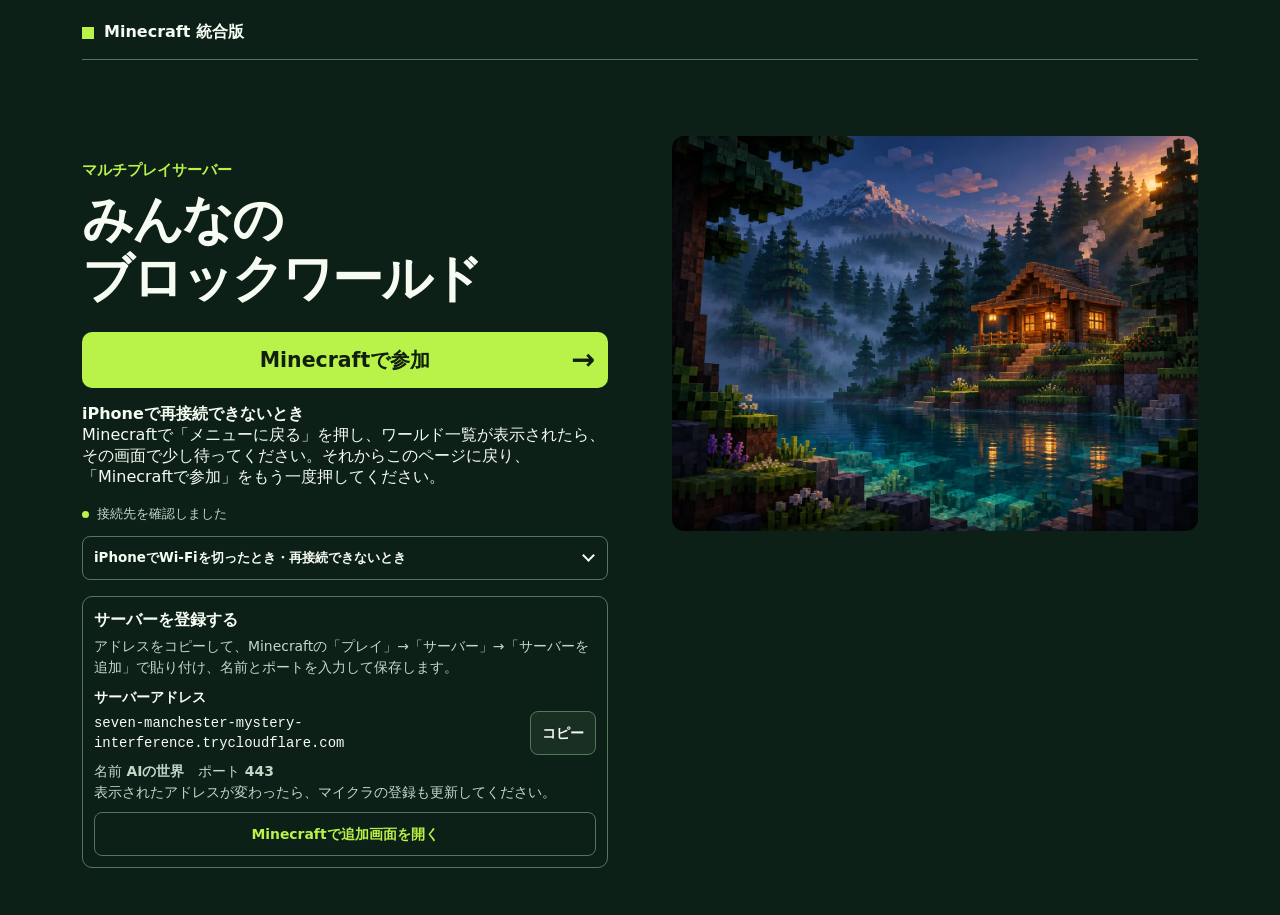
<file: index.html>
<!doctype html>
<html lang="ja">
<head>
  <meta charset="utf-8">
  <meta name="viewport" content="width=device-width, initial-scale=1, viewport-fit=cover">
  <meta name="referrer" content="no-referrer">
  <meta name="theme-color" content="#0c2018">
  <meta name="description" content="みんなのブロックワールドはMinecraft統合版のマルチプレイサーバーです。">
  <title>みんなのブロックワールド｜Minecraft統合版サーバー</title>
  <link rel="icon" href="./icon.svg" type="image/svg+xml">
  <link rel="apple-touch-icon" href="./apple-touch-icon.png">
  <link rel="manifest" href="./manifest.webmanifest">
  <link rel="stylesheet" href="./style.css?v=7">
  <script type="module" src="./connection.mjs?v=8"></script>
</head>
<body>
  <main class="page">
    <header class="brand"><span aria-hidden="true"></span>Minecraft 統合版</header>
    <div class="hero">
      <section class="content" aria-labelledby="title">
        <p class="edition">マルチプレイサーバー</p>
        <h1 id="title">みんなの<br>ブロックワールド</h1>
        <a id="play" class="play" role="link" aria-disabled="true" aria-describedby="status reconnect-help">
          <span>Minecraftで参加</span><span class="arrow" aria-hidden="true">→</span>
        </a>
        <p id="reconnect-help"><strong>iPhoneで再接続できないとき</strong><br>Minecraftで「メニューに戻る」を押し、ワールド一覧が表示されたら、その画面で少し待ってください。それからこのページに戻り、「Minecraftで参加」をもう一度押してください。</p>
        <p id="status" class="status" role="status">接続先を確認しています…</p>
        <button id="retry" class="retry" type="button" hidden>接続先を更新</button>
        <details>
          <summary>iPhoneでWi-Fiを切ったとき・再接続できないとき</summary>
          <div class="help">
            <p>モバイル回線では、上の「Minecraftで参加」を押してください。</p>
            <p>「ゲームに再接続中」で止まっている場合は、「キャンセル」を押すとメニューに戻れます。</p>
            <p>入り直しても失敗するときは、Minecraftの「プレイ」から端末内のワールドを1つ開き、「保存して終了」で閉じてから、このページの「Minecraftで参加」を押してください。端末内にワールドがなければ、Minecraftをいったん終了してから参加を試してください。</p>
          </div>
        </details>
        <section class="registration" aria-labelledby="registration-title">
          <h2 id="registration-title">サーバーを登録する</h2>
          <p>アドレスをコピーして、Minecraftの「プレイ」→「サーバー」→「サーバーを追加」で貼り付け、名前とポートを入力して保存します。</p>
          <div class="address">
            <strong>サーバーアドレス</strong>
            <code id="address">確認中…</code>
            <button id="copy" type="button" aria-label="サーバーアドレスをコピー" disabled>コピー</button>
          </div>
          <p>名前 <strong>AIの世界</strong>　ポート <strong>443</strong></p>
          <p>表示されたアドレスが変わったら、マイクラの登録も更新してください。</p>
          <a id="register" class="register" role="link" aria-disabled="true">Minecraftで追加画面を開く</a>
        </section>
      </section>
      <div class="world" aria-hidden="true"><img src="./woodland.webp" width="1280" height="960" alt=""></div>
    </div>
  </main>
</body>
</html>
</file>
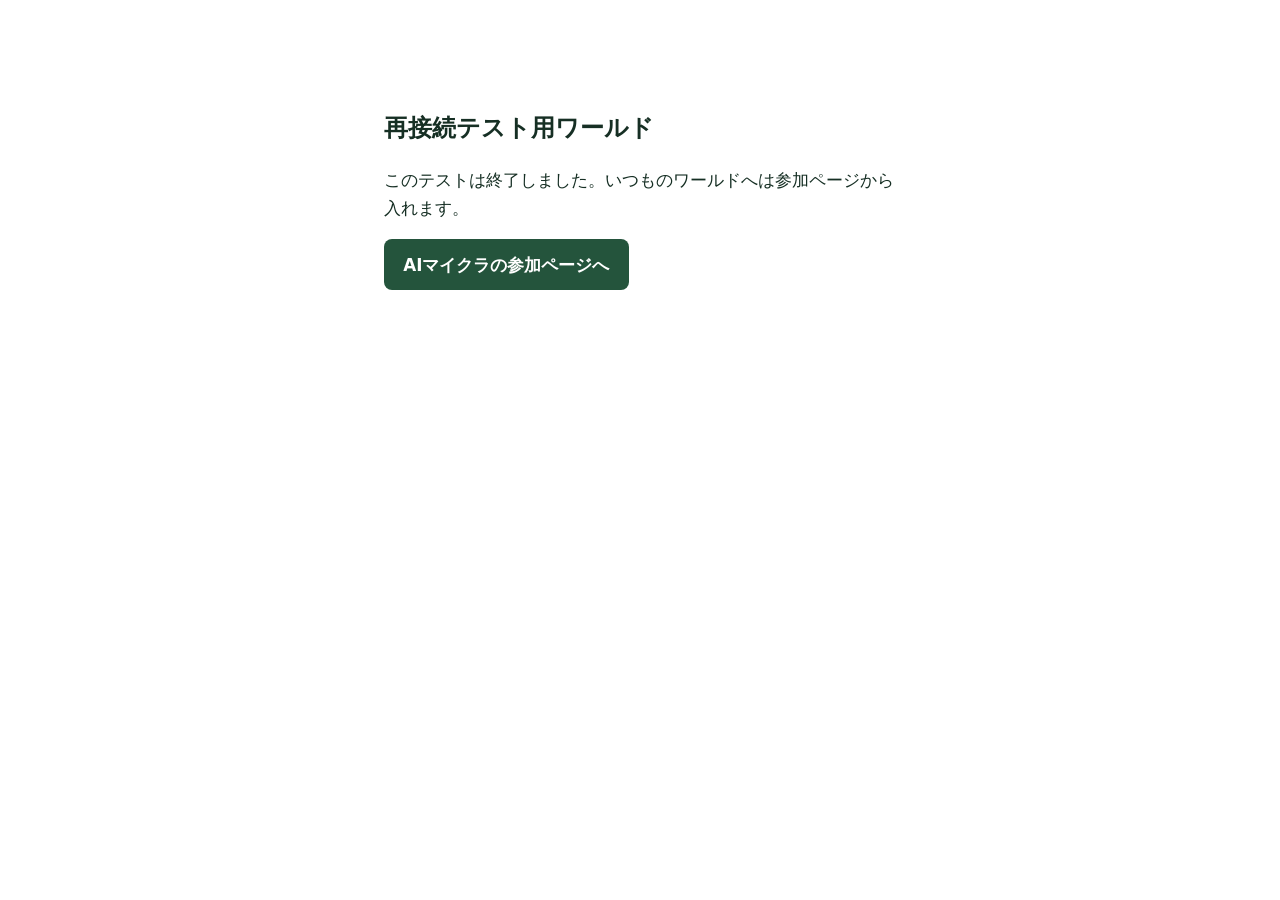
<file: relay-test.html>
<!doctype html>
<html lang="ja">
<head>
  <meta charset="utf-8">
  <meta name="referrer" content="no-referrer">
  <meta name="robots" content="noindex, nofollow">
  <meta name="viewport" content="width=device-width, initial-scale=1">
  <title>再接続テスト用ワールド | AIマイクラ</title>
  <style>
    body { max-width: 32rem; margin: 12vh auto; padding: 0 1.3rem; font: 1.05rem/1.7 system-ui, sans-serif; color: #162f24; }
    h1 { font-size: 1.5rem; }
    .join { display: inline-block; padding: .7rem 1.2rem; border-radius: .5rem; background: #24543c; color: white; font-weight: 700; text-decoration: none; }
    details { margin-top: 1.5rem; }
  </style>
</head>
<body>
  <h1>再接続テスト用ワールド</h1>
  <p>このテストは終了しました。いつものワールドへは参加ページから入れます。</p>
  <a class="join" href="./" rel="noreferrer">AIマイクラの参加ページへ</a>
</body>
</html>
</file>
<file: style.css>
:root {
  color-scheme: dark;
  font-family: system-ui, "Hiragino Sans", Meiryo, sans-serif;
  color: #f7fcf2;
  background: #0c2018;
  --accent: #b9f248;
  --muted: #c4d7c8;
  --line: #53785d;
}
* { box-sizing: border-box; }
body { margin: 0; }
button, a { font: inherit; }
:focus-visible { outline: 3px solid #efffc5; outline-offset: 4px; }
.page {
  max-width: 1160px;
  margin-inline: auto;
  padding: max(22px, env(safe-area-inset-top)) max(22px, env(safe-area-inset-right))
    max(22px, env(safe-area-inset-bottom)) max(22px, env(safe-area-inset-left));
}
.brand { display: flex; align-items: center; gap: 10px; padding-bottom: 16px; border-bottom: 1px solid var(--line); font-weight: 750; }
.brand span { flex: 0 0 12px; height: 12px; background: var(--accent); }
.hero { display: grid; gap: 18px; padding-top: 24px; }
.content { min-width: 0; }
.edition { margin: 0 0 10px; color: var(--accent); font-size: .92rem; font-weight: 750; }
h1 { margin: 0 0 23px; font-size: clamp(1.55rem, 8vw, 3.25rem); font-weight: 850; line-height: 1.16; letter-spacing: -.04em; }
.play {
  position: relative;
  display: flex;
  align-items: center;
  justify-content: center;
  min-height: 56px;
  padding: 10px 34px;
  border-radius: 10px;
  background: var(--accent);
  color: #10200d;
  font-size: clamp(1rem, 4.5vw, 1.28rem);
  font-weight: 850;
  text-align: center;
  text-decoration: none;
}
.play[href]:hover { background: #d0ff76; }
.play[aria-disabled="true"] { background: #91ac67; }
.arrow { position: absolute; inset-inline-end: 13px; font-size: 1.4em; line-height: 1; }
.status { display: flex; align-items: baseline; gap: 8px; min-height: 1.4em; margin: 9px 0 0; color: var(--muted); font-size: .82rem; line-height: 1.45; }
.status::before { flex: 0 0 7px; height: 7px; border-radius: 50%; background: currentColor; content: ""; }
.status.ready::before { color: var(--accent); }
.status.error { color: #ffb6a0; }
button, summary, .register { min-height: 44px; border: 1px solid var(--line); border-radius: 8px; padding: 8px 11px; color: inherit; font-weight: 700; cursor: pointer; }
button { background: #192f22; }
button:disabled, .register[aria-disabled="true"] { opacity: .64; cursor: default; }
.retry { margin-top: 8px; }
details { margin-top: 13px; }
summary { display: flex; align-items: center; justify-content: space-between; gap: 8px; list-style: none; font-size: .84rem; }
summary::-webkit-details-marker { display: none; }
summary::after { flex: 0 0 7px; height: 7px; margin: -4px 3px 0 0; border: solid currentColor; border-width: 0 2px 2px 0; transform: rotate(45deg); content: ""; }
details[open] summary::after { transform: rotate(225deg); margin-top: 4px; }
.help { color: var(--muted); font-size: .87rem; line-height: 1.65; }
.registration { margin-top: 16px; padding: 11px; border: 1px solid var(--line); border-radius: 10px; font-size: .87rem; line-height: 1.5; }
.registration h2 { margin: 0 0 4px; font-size: 1rem; }
.registration p { margin: 0; color: var(--muted); }
.address + p { margin-top: 6px; }
.register { display: grid; place-items: center; margin-top: 9px; color: var(--accent); text-align: center; text-decoration: none; }
.register[href]:hover { background: #192f22; }
.address { display: grid; grid-template-columns: minmax(0, 1fr) auto; align-items: center; gap: 4px 10px; margin-top: 9px; }
.address strong { grid-column: 1 / -1; }
.address code { overflow-wrap: anywhere; user-select: all; }
.world { overflow: hidden; border-radius: 12px; background: #122b21; }
.world img { display: block; width: 100%; height: auto; object-fit: cover; object-position: 61% center; }

@media (min-width: 600px) {
  .hero { grid-template-columns: repeat(2, minmax(0, 1fr)); gap: clamp(22px, 5vw, 68px); align-items: start; padding-top: clamp(24px, 6vw, 76px); }
  .content { padding-block: clamp(5px, 2.5vw, 25px); }
  h1 { font-size: clamp(1.85rem, 4vw, 3.25rem); }
}
@media (orientation: landscape) and (max-height: 480px) {
  .page { padding-block: max(8px, env(safe-area-inset-top)) max(8px, env(safe-area-inset-bottom)); }
  .brand { padding-bottom: 7px; font-size: .9rem; }
  .hero { padding-top: 10px; gap: 13px; }
  .content { padding-block: 0; }
  .edition { margin-bottom: 4px; font-size: .8rem; }
  h1 { font-size: clamp(1.5rem, 5.3vh, 2.1rem); margin-bottom: 10px; }
  .play { min-height: 48px; padding-block: 7px; }
  .status { margin-top: 6px; }
  details { margin-top: 8px; }
  .world img { height: min(37vw, calc(100svh - 64px)); }
}
</file>
